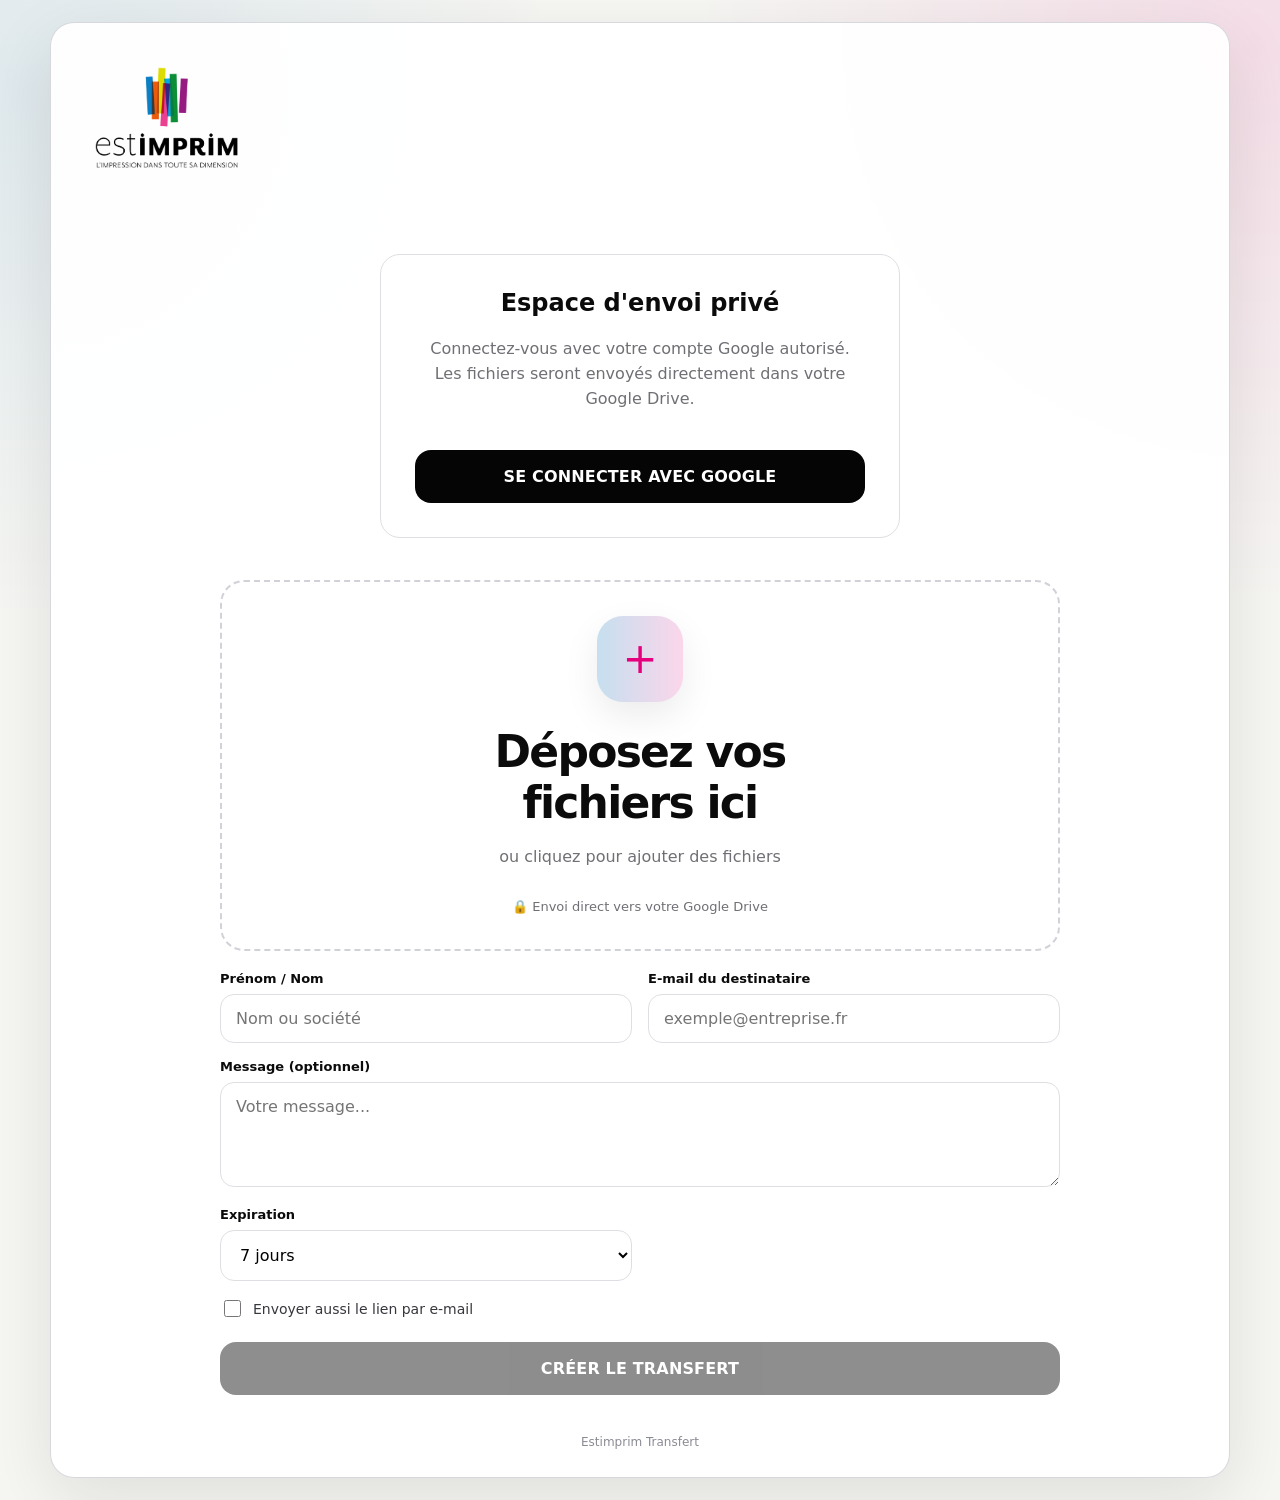
<file: index.html>
<!doctype html>
<html lang="fr">
<head>
  <meta charset="utf-8">
  <meta name="viewport" content="width=device-width, initial-scale=1">
  <meta name="robots" content="noindex,nofollow">
  <title>EstimTransfert — Envoyer</title>
  <link rel="stylesheet" href="assets/css/style.css">
  <script src="https://accounts.google.com/gsi/client" async defer></script>
</head>
<body>
  <div class="shell">
    <main class="app-card">
      <img src="assets/img/logo-estimprim.png" alt="Estimprim" width="135" height="100" class="logo">
      <header class="topbar">
<div class="top-actions">
        <button id="signOutBtn" class="ghost-btn" hidden>Déconnexion</button>
        </div>
      </header>

      <section id="authBox" class="auth-box">
        <h2>Espace d'envoi privé</h2>
        <p>Connectez-vous avec votre compte Google autorisé. Les fichiers seront envoyés directement dans votre Google Drive.</p>
        <button id="signInBtn" class="primary-btn">SE CONNECTER AVEC GOOGLE</button>
        <div id="authAlert" class="alert"></div>
      </section>

      <section id="senderApp" class="hero" hidden>
        <div class="transfer-panel">
          <div id="formArea">
            <div id="dropzone" class="dropzone" tabindex="0" role="button" aria-label="Ajouter des fichiers">
              <div class="drop-center">
                <div class="plus-orbit">+</div>
                <h1>Déposez vos fichiers ici</h1>
                <p>ou cliquez pour ajouter des fichiers</p>
                <div class="security-note">🔒 Envoi direct vers votre Google Drive</div>
              </div>
            </div>
            <input id="fileInput" class="file-input" type="file" multiple>

            <div id="fileList" class="file-list" hidden></div>

            <div class="form-grid">
              <div class="field">
                <label for="recipientName">Prénom / Nom</label>
                <input id="recipientName" type="text" placeholder="Nom ou société">
              </div>
              <div class="field">
                <label for="recipientEmail">E-mail du destinataire</label>
                <input id="recipientEmail" type="email" placeholder="exemple@entreprise.fr">
              </div>
              <div class="field full">
                <label for="message">Message (optionnel)</label>
                <textarea id="message" placeholder="Votre message..."></textarea>
              </div>
              <div class="field">
                <label for="expiryDays">Expiration</label>
                <select id="expiryDays">
                  <option value="1">1 jour</option>
                  <option value="7" selected>7 jours</option>
                  <option value="15">15 jours</option>
                  <option value="30">30 jours</option>
                </select>
              </div>
            </div>

            <div class="options-row">
              <label class="checkbox">
                <input id="emailClient" type="checkbox">
                Envoyer aussi le lien par e-mail
              </label>
            </div>

            <div id="statusBox" class="status-box">
              <div class="status-title" id="statusTitle">Préparation du transfert…</div>
              <div class="progress-track"><div id="progressFill" class="progress-fill"></div></div>
              <div id="statusDetail" class="status-detail"></div>
            </div>

            <div id="senderAlert" class="alert"></div>
            <button id="createBtn" class="primary-btn" disabled>CRÉER LE TRANSFERT</button>
          </div>

          <div id="resultBox" class="result-box">
            <div class="result-check">✓</div>
            <h2>Transfert créé</h2>
            <p>Le lien est prêt à être envoyé à votre client.</p>
            <div class="link-wrap">
              <input id="generatedLink" type="text" readonly>
              <button id="copyBtn" class="copy-btn">COPIER</button>
            </div>
            <div id="copyMsg" class="copy-msg"></div>
            <div class="result-actions">
              <button id="newTransferBtn" class="secondary-btn">Nouveau transfert</button>
              <button id="openLinkBtn" class="secondary-btn">Ouvrir la page client</button>
            </div>
          </div>
        </div>
      </section>

      <footer class="footer">Estimprim Transfert</footer>
    </main>
  </div>

  <iframe id="backendFrame" name="backendFrame" style="display:none"></iframe>
  <form id="backendForm" method="post" target="backendFrame" style="display:none">
    <input type="hidden" name="payload" id="backendPayload">
  </form>

  <script src="assets/js/config.js"></script>
  <script src="assets/js/admin.js"></script>
</body>
</html>
</file>
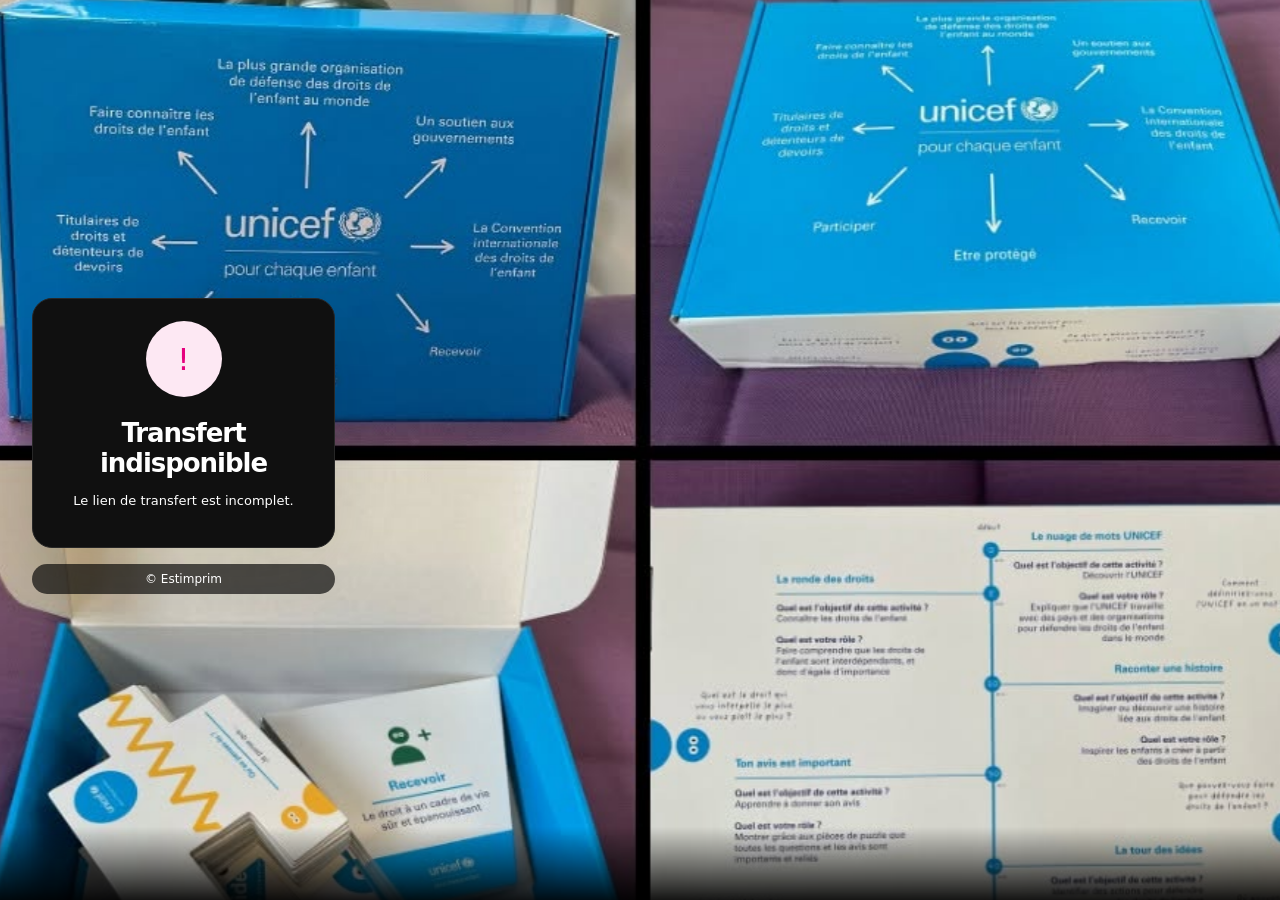
<file: transfer/index.html>
<!doctype html>
<html lang="fr">
<head>
  <meta charset="utf-8">
  <meta name="viewport" content="width=device-width, initial-scale=1">
  <meta name="robots" content="noindex,nofollow">
  <title>EstimTransfert — Téléchargement</title>
  <link rel="stylesheet" href="../assets/css/style.css">
  <link rel="stylesheet" href="../assets/css/transfer-design.css">
</head>
<body class="client-download-body">
  <main class="download-shell client-download-shell">
    <section class="download-page client-download-page">


      <div class="client-download-grid">

        <div class="download-card client-download-card">
          <div id="loading" class="loading">Chargement du transfert…</div>

        <div id="transferContent" hidden>
        <div class="download-logo-orbit">
  <img
    src="../assets/img/logo-estimprim.png"
    alt="Estimprim"
    class="download-logo-orbit-img"
  >

  <span class="download-logo-arrow">↓</span>
</div>
            <h1>Un transfert pour vous</h1>
            <p id="senderText">Estimprim vous a envoyé des fichiers.</p>
            <div id="summary" class="transfer-summary"></div>
            <div id="messageBox" class="message-box" hidden></div>
            <div id="clientFileList" class="client-file-list"></div>
            <button id="downloadAllBtn" class="primary-btn">TÉLÉCHARGER LES FICHIERS</button>
            <div id="expiryNote" class="expiry-note"></div>
          </div>

          <div id="transferError" hidden>
            <div class="download-orbit">!</div>
            <h1>Transfert indisponible</h1>
            <p id="transferErrorText">Ce lien n'est plus disponible.</p>
          </div>
        </div>

        <aside class="client-slideshow" aria-label="Galerie Estimprim">
          <div id="clientSlideshowPhoto" class="client-slideshow-photo" aria-hidden="true"></div>

          <div id="clientSlideshowPlaceholder" class="client-slideshow-placeholder">
            <div>
              <strong>ESTIMPRIM</strong>
              <span>Galerie photos</span>
              <small>Chargement des photos…</small>
            </div>
          </div>

          <div class="client-slideshow-caption">
            <strong></strong>
            <span></span>
          </div>
        </aside>

      </div>

      <footer class="footer">© Estimprim</footer>
    </section>
  </main>

  <!-- Le diaporama est volontairement indépendant de transfer.js -->
  <script>
    (function () {
      const PHOTOS = [ 
        '1756732476811.jpeg',
        '1762945013750.jpeg',
        '473174644_1117451139759220_3743156846620643893_n.jpg',
        '476886992_9818853528151798_7740103691228781286_n.jpg',
        '482359928_1183613547101330_5835285409625085282_n.jpg',
        '486616311_1197701002359251_7907232365323934613_n.jpg',
        '486955637_1197117682417583_7578840066891000458_n.jpg',
        '487320947_1200779785384706_6430073320876924404_n.jpg',
        '487827807_1198607225601962_7083852209065370242_n.jpg',
        '489817902_1209515494511135_6960883644503999787_n.jpg',
        '490284490_1210058121123539_7212564635273295740_n.jpg',
        '490346411_1212117794250905_3942573189948830419_n.jpg',
        '493153602_1227443599384991_3476029885905123400_n.jpg',
        '495211068_1236273925168625_7401350350301709400_n.jpg',
        'IMG_7500.jpeg',
        'IMG_7501.jpeg',
        'IMG_7507.jpeg',
        'IMG_7509.jpeg',
        'IMG_7510.jpeg',
        'IMG_7512.jpeg',
        'IMG_7513.jpeg',
        'IMG_7515.jpeg',
        'IMG_7516.jpeg',
        'IMG_7517.jpeg',
        'IMG_7519.jpeg',
        'IMG_7520.jpeg',
        'IMG_7522.jpeg',
        'IMG_7524.jpeg',
        'IMG_7526.jpeg',
        'IMG_7527.jpeg',
        'IMG_7528.jpeg',
        'IMG_7530.jpeg',
        'IMG_7531.jpeg',
        'IMG_7533.jpeg',
        'IMG_7535.jpeg',
        'IMG_1.jpg',
        '01-papier-1920x1080.png',
        '02-glacier-1920x1080.png',
        '03-ocean-1920x1080.png',
        '04-herbes-1920x1080.png',
        '05-glace-1920x1080.png',
        '06-foret-mousse-1920x1080.png',
        '07-foret-montagne-1920x1080.png',
      ];

      const photoLayer = document.getElementById('clientSlideshowPhoto');
      const placeholder = document.getElementById('clientSlideshowPlaceholder');

      if (!photoLayer || !placeholder || !PHOTOS.length) return;

      // Mélange aléatoire à chaque ouverture de la page.
      const photos = PHOTOS.slice();
      for (let i = photos.length - 1; i > 0; i--) {
        const j = Math.floor(Math.random() * (i + 1));
        const tmp = photos[i];
        photos[i] = photos[j];
        photos[j] = tmp;
      }

      // Construit le chemin à partir de l'URL réelle de la page GitHub Pages.
      // Cela conserve automatiquement le nom du dépôt dans l'URL.
      const slideshowBase = new URL('../assets/img/slideshow/', window.location.href);

      let index = 0;
      let failedCount = 0;
      let timer = null;

      function scheduleNext() {
        window.clearTimeout(timer);
        timer = window.setTimeout(showNext, 5200);
      }

      function showNext() {
        if (!photos.length) return;

        const fileName = photos[index];
        index = (index + 1) % photos.length;

        const url = new URL(fileName, slideshowBase).href;
        const preloader = new Image();

        preloader.onload = function () {
          failedCount = 0;

          photoLayer.classList.remove('is-visible');

          window.setTimeout(function () {
            photoLayer.style.backgroundImage = 'url("' + url.replace(/"/g, '%22') + '")';
            placeholder.style.display = 'none';

            window.requestAnimationFrame(function () {
              photoLayer.classList.add('is-visible');
            });

            scheduleNext();
          }, 220);
        };

        preloader.onerror = function () {
          console.warn('EstimTransfert : photo introuvable', url);
          failedCount += 1;

          if (failedCount < photos.length) {
            window.setTimeout(showNext, 100);
          } else {
            placeholder.style.display = 'flex';
            const small = placeholder.querySelector('small');
            if (small) small.textContent = 'Aucune photo accessible dans assets/img/slideshow/';
          }
        };

        preloader.src = url;
      }

      showNext();
    })();
  </script>

  <script src="../assets/js/config.js"></script>
  <script src="../assets/js/transfer.js"></script>
</body>
</html>
</file>
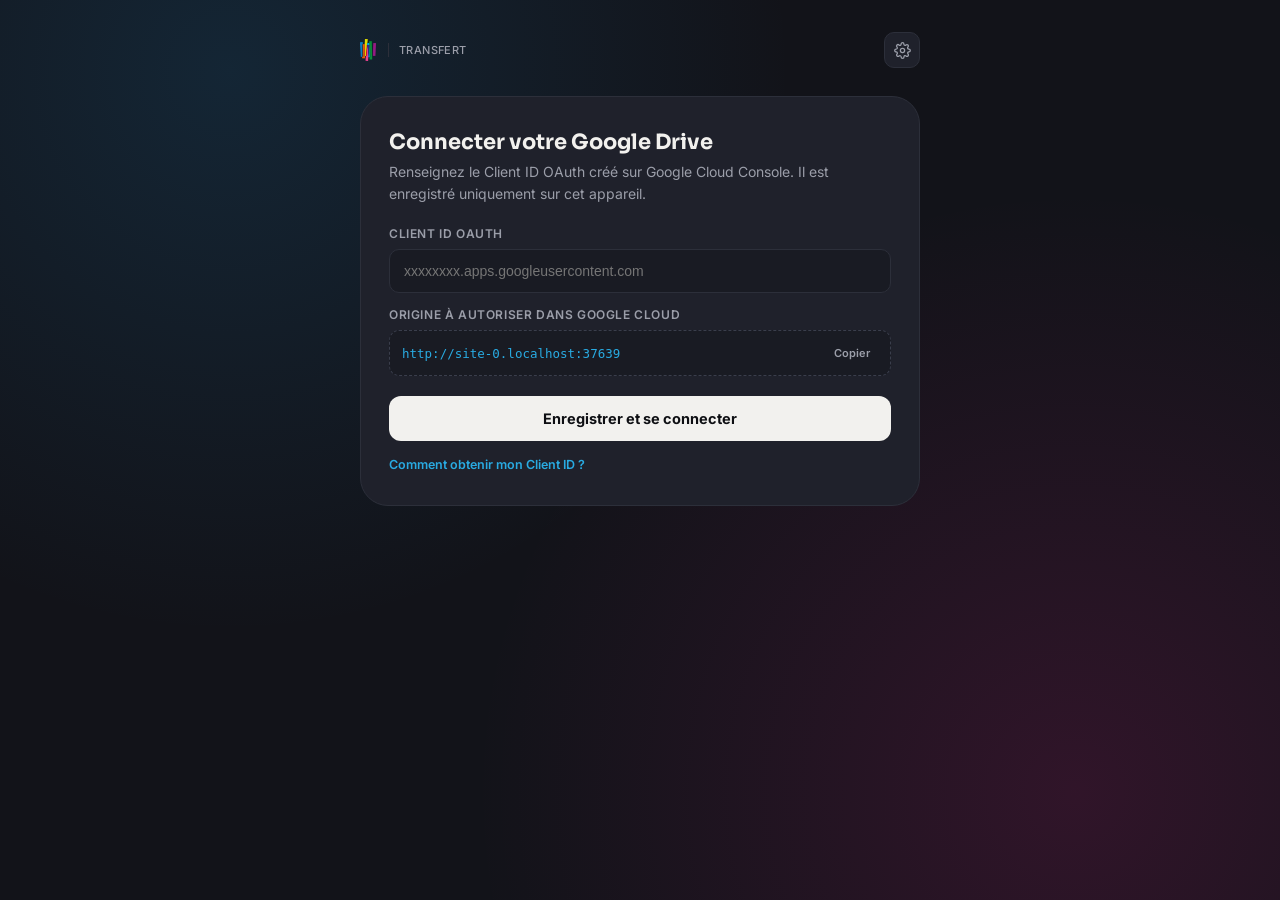
<file: estimprim-transfert.html>
<!DOCTYPE html>
<html lang="fr">
<head>
<meta charset="UTF-8">
<meta name="viewport" content="width=device-width, initial-scale=1.0">
<title>Transfert ESTIMPRIM</title>
<link rel="preconnect" href="https://fonts.googleapis.com">
<link href="https://fonts.googleapis.com/css2?family=Sora:wght@400;600;700;800&family=Inter:wght@400;500;600&display=swap" rel="stylesheet">
<script src="https://accounts.google.com/gsi/client" async defer></script>
<style>
  :root{
    --bg: #121319;
    --bg-soft: #191b23;
    --panel: #1f212b;
    --line: #2c2f3a;
    --text: #f2f1ee;
    --text-dim: #9b9ea9;
    --ink-blue: #1e88c7;
    --ink-orange: #e8720c;
    --ink-yellow: #e8d400;
    --ink-navy: #2b2e7a;
    --ink-green: #1e8449;
    --ink-cyan: #29abe2;
    --ink-pink: #e91e8c;
    --ink-purple: #8e1f8e;
    --radius-lg: 28px;
    --radius-md: 16px;
  }

  *{ box-sizing:border-box; }

  html,body{
    margin:0;
    min-height:100%;
    background:
      radial-gradient(circle at 18% 8%, rgba(30,136,199,0.16), transparent 42%),
      radial-gradient(circle at 84% 88%, rgba(233,30,140,0.14), transparent 45%),
      var(--bg);
    color:var(--text);
    font-family:'Inter', -apple-system, sans-serif;
    -webkit-font-smoothing:antialiased;
  }

  h1,h2,h3,.display{ font-family:'Sora', sans-serif; }

  button{ font-family:inherit; }

  ::selection{ background:var(--ink-cyan); color:#0b0b0f; }

  :focus-visible{
    outline:2px solid var(--ink-cyan);
    outline-offset:3px;
    border-radius:6px;
  }

  .wrap{
    min-height:100vh;
    display:flex;
    flex-direction:column;
    align-items:center;
    padding:32px 20px 60px;
  }

  .topbar{
    width:100%;
    max-width:560px;
    display:flex;
    align-items:center;
    justify-content:space-between;
    margin-bottom:28px;
  }

  .brand{
    display:flex;
    align-items:center;
    gap:10px;
    font-family:'Sora', sans-serif;
    font-weight:700;
    font-size:15px;
    letter-spacing:0.02em;
    color:var(--text);
  }
  .brand img{ height:22px; width:auto; display:block; }
  .brand .tag{
    font-family:'Inter', sans-serif;
    font-weight:500;
    font-size:11px;
    color:var(--text-dim);
    letter-spacing:0.04em;
    text-transform:uppercase;
    border-left:1px solid var(--line);
    padding-left:10px;
    margin-left:2px;
  }

  .iconbtn{
    background:var(--panel);
    border:1px solid var(--line);
    color:var(--text-dim);
    width:36px;
    height:36px;
    border-radius:10px;
    display:flex;
    align-items:center;
    justify-content:center;
    cursor:pointer;
    transition:border-color .15s, color .15s;
  }
  .iconbtn:hover{ color:var(--text); border-color:#454957; }
  .iconbtn svg{ width:17px; height:17px; }

  .screen{
    width:100%;
    max-width:560px;
    display:none;
    flex-direction:column;
    align-items:center;
    animation:rise .45s ease both;
  }
  .screen.active{ display:flex; }

  @keyframes rise{
    from{ opacity:0; transform:translateY(10px); }
    to{ opacity:1; transform:translateY(0); }
  }

  /* ---------- Setup screen ---------- */
  .setup-card{
    width:100%;
    background:var(--panel);
    border:1px solid var(--line);
    border-radius:var(--radius-lg);
    padding:32px 28px;
  }
  .setup-card h1{
    font-size:21px;
    margin:0 0 6px;
    font-weight:700;
  }
  .setup-card p{
    color:var(--text-dim);
    font-size:14px;
    line-height:1.55;
    margin:0 0 22px;
  }
  .field-label{
    display:block;
    font-size:12px;
    font-weight:600;
    color:var(--text-dim);
    text-transform:uppercase;
    letter-spacing:0.05em;
    margin-bottom:8px;
  }
  .field-input{
    width:100%;
    background:var(--bg-soft);
    border:1px solid var(--line);
    color:var(--text);
    font-size:14px;
    padding:13px 14px;
    border-radius:10px;
    margin-bottom:14px;
  }
  .origin-box{
    display:flex;
    align-items:center;
    gap:8px;
    background:var(--bg-soft);
    border:1px dashed #3a3e4c;
    border-radius:10px;
    padding:11px 12px;
    margin-bottom:20px;
  }
  .origin-box code{
    flex:1;
    font-size:12.5px;
    color:var(--ink-cyan);
    overflow-x:auto;
    white-space:nowrap;
  }
  .origin-box button{
    background:none;
    border:none;
    color:var(--text-dim);
    cursor:pointer;
    font-size:11px;
    font-weight:600;
    padding:4px 8px;
  }
  .origin-box button:hover{ color:var(--text); }

  .btn-primary{
    width:100%;
    background:var(--text);
    color:#0e0f13;
    border:none;
    padding:14px 18px;
    border-radius:12px;
    font-size:14.5px;
    font-weight:700;
    cursor:pointer;
    transition:opacity .15s, transform .15s;
  }
  .btn-primary:hover{ opacity:.88; }
  .btn-primary:active{ transform:scale(0.98); }
  .btn-primary:disabled{ opacity:.4; cursor:not-allowed; }

  .helper-toggle{
    background:none;
    border:none;
    color:var(--ink-cyan);
    font-size:12.5px;
    font-weight:600;
    cursor:pointer;
    padding:0;
    margin-top:16px;
  }

  .steps{
    margin-top:16px;
    padding-top:16px;
    border-top:1px solid var(--line);
    display:none;
  }
  .steps.open{ display:block; }
  .steps ol{ margin:0; padding-left:18px; }
  .steps li{
    font-size:13px;
    color:var(--text-dim);
    line-height:1.6;
    margin-bottom:10px;
  }
  .steps li b{ color:var(--text); }
  .steps a{ color:var(--ink-cyan); }

  /* ---------- App screen ---------- */
  .app-top{
    width:100%;
    display:flex;
    justify-content:flex-end;
    margin-bottom:6px;
  }
  .account-chip{
    font-size:12px;
    color:var(--text-dim);
    display:flex;
    align-items:center;
    gap:8px;
  }
  .account-chip button{
    background:none;
    border:none;
    color:#6d707c;
    text-decoration:underline;
    cursor:pointer;
    font-size:12px;
  }
  .account-chip button:hover{ color:var(--text); }

  .stage{
    display:flex;
    flex-direction:column;
    align-items:center;
    width:100%;
    padding:26px 0 8px;
  }

  .ring-wrap{
    --progress: 0;
    position:relative;
    width:228px;
    height:228px;
    margin-bottom:26px;
  }

  .ring-track, .ring-fill{
    position:absolute;
    inset:0;
    border-radius:50%;
    background: conic-gradient(from -90deg,
      var(--ink-blue) 0deg, var(--ink-orange) 45deg, var(--ink-yellow) 90deg,
      var(--ink-navy) 135deg, var(--ink-green) 180deg, var(--ink-cyan) 225deg,
      var(--ink-pink) 270deg, var(--ink-purple) 315deg, var(--ink-blue) 360deg);
  }
  .ring-track{ opacity:0.13; }
  .ring-fill{
    -webkit-mask-image: conic-gradient(from -90deg, #000 calc(var(--progress) * 3.6deg), transparent calc(var(--progress) * 3.6deg));
            mask-image: conic-gradient(from -90deg, #000 calc(var(--progress) * 3.6deg), transparent calc(var(--progress) * 3.6deg));
    transition: --progress .25s linear;
  }
  @property --progress{
    syntax: '<number>';
    inherits: true;
    initial-value: 0;
  }

  .drop-circle{
    position:absolute;
    inset:14px;
    border-radius:50%;
    background:#ffffff;
    display:flex;
    flex-direction:column;
    align-items:center;
    justify-content:center;
    cursor:pointer;
    box-shadow: 0 10px 34px rgba(0,0,0,0.35), inset 0 0 0 1px rgba(0,0,0,0.04);
    transition: transform .18s ease;
  }
  .drop-circle:hover{ transform:scale(1.015); }
  .drop-circle.dragover{ transform:scale(1.04); }
  .drop-circle img{
    width:58%;
    max-width:120px;
    height:auto;
    display:block;
    pointer-events:none;
  }
  .drop-hint{
    margin-top:10px;
    font-size:10.5px;
    font-weight:600;
    letter-spacing:0.04em;
    text-transform:uppercase;
    color:#9a9a9a;
    pointer-events:none;
  }

  .pct-badge{
    position:absolute;
    bottom:8px;
    right:8px;
    background:var(--bg);
    border:3px solid var(--panel);
    color:var(--text);
    font-family:'Sora', sans-serif;
    font-weight:700;
    font-size:13px;
    width:46px;
    height:46px;
    border-radius:50%;
    display:none;
    align-items:center;
    justify-content:center;
  }
  .stage.uploading .pct-badge{ display:flex; }

  .check-badge{
    position:absolute;
    bottom:8px;
    right:8px;
    background:var(--ink-green);
    border:3px solid var(--panel);
    width:46px;
    height:46px;
    border-radius:50%;
    display:none;
    align-items:center;
    justify-content:center;
  }
  .check-badge svg{ width:20px; height:20px; }
  .stage.done .check-badge{ display:flex; }

  input[type=file]{ display:none; }

  .stage-title{
    font-size:19px;
    font-weight:700;
    margin:0 0 6px;
    text-align:center;
  }
  .stage-sub{
    font-size:13.5px;
    color:var(--text-dim);
    text-align:center;
    margin:0 0 4px;
    max-width:380px;
    line-height:1.5;
  }

  .filelist{
    width:100%;
    margin-top:18px;
    display:flex;
    flex-direction:column;
    gap:6px;
  }
  .filelist .row{
    display:flex;
    align-items:center;
    justify-content:space-between;
    background:var(--panel);
    border:1px solid var(--line);
    border-radius:10px;
    padding:9px 13px;
    font-size:12.5px;
  }
  .filelist .row .name{
    color:var(--text);
    overflow:hidden;
    text-overflow:ellipsis;
    white-space:nowrap;
    max-width:70%;
  }
  .filelist .row .size{ color:var(--text-dim); }
  .filelist .row .status{ color:var(--ink-cyan); font-weight:600; font-size:11px; }
  .filelist .row.ok .status{ color:var(--ink-green); }

  /* result */
  .result-card{
    width:100%;
    background:var(--panel);
    border:1px solid var(--line);
    border-radius:var(--radius-lg);
    padding:22px;
    margin-top:22px;
  }
  .link-row{
    display:flex;
    gap:8px;
    margin-top:14px;
  }
  .link-row input{
    flex:1;
    background:var(--bg-soft);
    border:1px solid var(--line);
    color:var(--text);
    font-size:12.5px;
    padding:11px 12px;
    border-radius:10px;
  }
  .link-row button{
    background:var(--text);
    color:#0e0f13;
    border:none;
    padding:0 18px;
    border-radius:10px;
    font-weight:700;
    font-size:12.5px;
    cursor:pointer;
    white-space:nowrap;
  }
  .link-row button:hover{ opacity:.88; }

  .again-btn{
    margin-top:18px;
    width:100%;
    background:none;
    border:1px solid var(--line);
    color:var(--text);
    padding:13px;
    border-radius:12px;
    font-size:13.5px;
    font-weight:600;
    cursor:pointer;
  }
  .again-btn:hover{ border-color:#454957; }

  /* history */
  .history{
    width:100%;
    margin-top:30px;
  }
  .history h3{
    font-size:11px;
    text-transform:uppercase;
    letter-spacing:0.06em;
    color:var(--text-dim);
    font-weight:600;
    margin:0 0 10px;
  }
  .history .row{
    display:flex;
    align-items:center;
    justify-content:space-between;
    padding:10px 0;
    border-top:1px solid var(--line);
    font-size:12.5px;
    gap:10px;
  }
  .history .row .meta{ color:var(--text-dim); font-size:11px; }
  .history .row a{
    color:var(--ink-cyan);
    text-decoration:none;
    font-weight:600;
    font-size:12px;
    flex-shrink:0;
  }
  .history .row a:hover{ text-decoration:underline; }
  .history .row .hname{
    overflow:hidden;
    text-overflow:ellipsis;
    white-space:nowrap;
  }

  .status-line{
    display:flex;
    align-items:center;
    gap:8px;
    font-size:12.5px;
    color:var(--text-dim);
    margin-top:14px;
  }
  .status-line .dot{
    width:6px; height:6px; border-radius:50%;
    background:var(--ink-orange);
    animation:pulse 1.1s ease-in-out infinite;
  }
  @keyframes pulse{ 0%,100%{opacity:.3;} 50%{opacity:1;} }

  .error-box{
    width:100%;
    background:rgba(233,30,140,0.08);
    border:1px solid rgba(233,30,140,0.35);
    color:#ff9fce;
    font-size:12.5px;
    padding:12px 14px;
    border-radius:10px;
    margin-top:14px;
    line-height:1.5;
    display:none;
  }
  .error-box.show{ display:block; }

  @media (max-width: 420px){
    .ring-wrap{ width:190px; height:190px; }
  }

  @media (prefers-reduced-motion: reduce){
    *{ animation-duration:0.001ms !important; transition-duration:0.001ms !important; }
  }
</style>
</head>
<body>

<div class="wrap">

  <div class="topbar">
    <div class="brand">
      <img src="[data-uri]" alt="estIMPRIM">
      <span class="tag">Transfert</span>
    </div>
    <button class="iconbtn" id="settingsBtn" title="Réglages" aria-label="Réglages">
      <svg viewBox="0 0 24 24" fill="none" stroke="currentColor" stroke-width="1.8"><circle cx="12" cy="12" r="3"/><path d="M19.4 15a1.65 1.65 0 0 0 .33 1.82l.06.06a2 2 0 1 1-2.83 2.83l-.06-.06a1.65 1.65 0 0 0-1.82-.33 1.65 1.65 0 0 0-1 1.51V21a2 2 0 0 1-4 0v-.09A1.65 1.65 0 0 0 9 19.4a1.65 1.65 0 0 0-1.82.33l-.06.06a2 2 0 1 1-2.83-2.83l.06-.06a1.65 1.65 0 0 0 .33-1.82 1.65 1.65 0 0 0-1.51-1H3a2 2 0 0 1 0-4h.09A1.65 1.65 0 0 0 4.6 9a1.65 1.65 0 0 0-.33-1.82l-.06-.06a2 2 0 1 1 2.83-2.83l.06.06a1.65 1.65 0 0 0 1.82.33H9a1.65 1.65 0 0 0 1-1.51V3a2 2 0 0 1 4 0v.09a1.65 1.65 0 0 0 1 1.51 1.65 1.65 0 0 0 1.82-.33l.06-.06a2 2 0 1 1 2.83 2.83l-.06.06a1.65 1.65 0 0 0-.33 1.82V9a1.65 1.65 0 0 0 1.51 1H21a2 2 0 0 1 0 4h-.09a1.65 1.65 0 0 0-1.51 1z"/></svg>
    </button>
  </div>

  <!-- SETUP SCREEN -->
  <div class="screen" id="setupScreen">
    <div class="setup-card">
      <h1>Connecter votre Google Drive</h1>
      <p>Renseignez le Client ID OAuth créé sur Google Cloud Console. Il est enregistré uniquement sur cet appareil.</p>

      <label class="field-label" for="clientIdInput">Client ID OAuth</label>
      <input class="field-input" id="clientIdInput" type="text" placeholder="xxxxxxxx.apps.googleusercontent.com" autocomplete="off" spellcheck="false">

      <label class="field-label">Origine à autoriser dans Google Cloud</label>
      <div class="origin-box">
        <code id="originCode">—</code>
        <button id="copyOrigin" type="button">Copier</button>
      </div>

      <button class="btn-primary" id="saveClientId">Enregistrer et se connecter</button>
      <div class="error-box" id="setupError"></div>

      <button class="helper-toggle" id="toggleSteps">Comment obtenir mon Client ID ?</button>
      <div class="steps" id="stepsBox">
        <ol>
          <li><b>Créer un projet</b> — sur <a href="https://console.cloud.google.com" target="_blank" rel="noopener">console.cloud.google.com</a>, nouveau projet.</li>
          <li><b>Activer l'API</b> — API et services → Bibliothèque → « Google Drive API » → Activer.</li>
          <li><b>Écran de consentement OAuth</b> — Externe, votre nom et email, ajoutez votre adresse en utilisateur test.</li>
          <li><b>Identifiants</b> — Créer des identifiants → ID client OAuth → Application Web → collez l'origine ci-dessus dans « Origines JavaScript autorisées ».</li>
          <li><b>Copier le Client ID</b> obtenu et le coller ci-dessus.</li>
        </ol>
      </div>
    </div>
  </div>

  <!-- APP SCREEN -->
  <div class="screen" id="appScreen">
    <div class="app-top">
      <div class="account-chip">
        <span id="accountEmail">Connecté</span>
        <button id="disconnectBtn" type="button">changer de compte</button>
      </div>
    </div>

    <div class="stage" id="stage">
      <div class="ring-wrap" id="ringWrap">
        <div class="ring-track"></div>
        <div class="ring-fill" id="ringFill"></div>
        <div class="drop-circle" id="dropCircle" tabindex="0" role="button" aria-label="Déposer ou choisir des fichiers à transférer">
          <img src="[data-uri]" alt="">
          <div class="drop-hint" id="dropHint">Déposer des fichiers</div>
        </div>
        <div class="pct-badge" id="pctBadge">0%</div>
        <div class="check-badge" id="checkBadge">
          <svg viewBox="0 0 24 24" fill="none" stroke="white" stroke-width="3" stroke-linecap="round" stroke-linejoin="round"><polyline points="20 6 9 17 4 12"/></svg>
        </div>
      </div>
      <input type="file" id="fileInput" multiple>

      <h1 class="stage-title" id="stageTitle">Envoyer des fichiers</h1>
      <p class="stage-sub" id="stageSub">Glissez vos fichiers sur le cercle, ou cliquez pour les choisir. Ils partent directement sur votre Drive.</p>

      <div class="status-line" id="statusLine" style="display:none;">
        <span class="dot"></span><span id="statusText">Préparation du dossier de transfert…</span>
      </div>

      <div class="filelist" id="fileList"></div>
      <div class="error-box" id="appError"></div>

      <div class="result-card" id="resultCard" style="display:none;">
        <div class="field-label">Lien à partager</div>
        <div class="link-row">
          <input type="text" id="resultLink" readonly>
          <button id="copyLink" type="button">Copier</button>
        </div>
      </div>

      <button class="again-btn" id="againBtn" style="display:none;">Nouveau transfert</button>
    </div>

    <div class="history" id="history" style="display:none;">
      <h3>Transferts récents</h3>
      <div id="historyList"></div>
    </div>
  </div>

</div>

<script>
(function(){
  "use strict";

  const SCOPE = "https://www.googleapis.com/auth/drive.file";
  const STORAGE_KEY_CLIENT = "estimprim-client-id";
  const STORAGE_KEY_ROOT_FOLDER = "estimprim-root-folder-id";
  const HISTORY_PREFIX = "estimprim-transfer:";

  let clientId = null;
  let tokenClient = null;
  let accessToken = null;
  let rootFolderId = null;
  let currentFiles = [];

  const el = (id) => document.getElementById(id);

  const setupScreen = el("setupScreen");
  const appScreen = el("appScreen");
  const clientIdInput = el("clientIdInput");
  const originCode = el("originCode");
  const setupError = el("setupError");
  const stage = el("stage");
  const dropCircle = el("dropCircle");
  const fileInput = el("fileInput");
  const ringFill = el("ringFill");
  const pctBadge = el("pctBadge");
  const checkBadge = el("checkBadge");
  const stageTitle = el("stageTitle");
  const stageSub = el("stageSub");
  const statusLine = el("statusLine");
  const statusText = el("statusText");
  const fileListEl = el("fileList");
  const appError = el("appError");
  const resultCard = el("resultCard");
  const resultLink = el("resultLink");
  const againBtn = el("againBtn");
  const historyBox = el("history");
  const historyList = el("historyList");
  const accountEmail = el("accountEmail");

  originCode.textContent = window.location.origin;

  el("copyOrigin").addEventListener("click", () => {
    navigator.clipboard.writeText(window.location.origin).catch(()=>{});
    el("copyOrigin").textContent = "Copié";
    setTimeout(()=> el("copyOrigin").textContent = "Copier", 1400);
  });

  el("toggleSteps").addEventListener("click", () => {
    el("stepsBox").classList.toggle("open");
  });

  el("settingsBtn").addEventListener("click", () => {
    showSetup(true);
  });

  function showSetup(prefill){
    appScreen.classList.remove("active");
    setupScreen.classList.add("active");
    if (prefill && clientId) clientIdInput.value = clientId;
  }

  function showApp(){
    setupScreen.classList.remove("active");
    appScreen.classList.add("active");
  }

  function showSetupError(msg){
    setupError.textContent = msg;
    setupError.classList.add("show");
  }
  function showAppError(msg){
    appError.textContent = msg;
    appError.classList.add("show");
  }
  function clearAppError(){
    appError.classList.remove("show");
    appError.textContent = "";
  }

  // ---------- storage helpers ----------
  async function loadClientId(){
    try{
      const res = await window.storage.get(STORAGE_KEY_CLIENT, false);
      return res ? res.value : null;
    }catch(e){ return null; }
  }
  async function saveClientId(id){
    try{ await window.storage.set(STORAGE_KEY_CLIENT, id, false); }catch(e){}
  }
  async function loadRootFolderId(){
    try{
      const res = await window.storage.get(STORAGE_KEY_ROOT_FOLDER, false);
      return res ? res.value : null;
    }catch(e){ return null; }
  }
  async function saveRootFolderId(id){
    try{ await window.storage.set(STORAGE_KEY_ROOT_FOLDER, id, false); }catch(e){}
  }
  async function saveHistoryEntry(entry){
    try{
      const key = HISTORY_PREFIX + Date.now();
      await window.storage.set(key, JSON.stringify(entry), false);
    }catch(e){}
  }
  async function loadHistory(){
    try{
      const res = await window.storage.list(HISTORY_PREFIX, false);
      if (!res || !res.keys || !res.keys.length) return [];
      const keys = res.keys.slice().sort().reverse().slice(0, 6);
      const items = [];
      for (const k of keys){
        try{
          const r = await window.storage.get(k, false);
          if (r) items.push(JSON.parse(r.value));
        }catch(e){}
      }
      return items;
    }catch(e){ return []; }
  }

  function renderHistory(items){
    if (!items.length){ historyBox.style.display = "none"; return; }
    historyBox.style.display = "block";
    historyList.innerHTML = "";
    items.forEach(item => {
      const row = document.createElement("div");
      row.className = "row";
      row.innerHTML = `
        <div class="hname">
          <div>${escapeHtml(item.label || "Transfert")}</div>
          <div class="meta">${escapeHtml(item.date || "")} · ${item.count || 0} fichier(s)</div>
        </div>
        <a href="${escapeAttr(item.link)}" target="_blank" rel="noopener">Ouvrir</a>
      `;
      historyList.appendChild(row);
    });
  }

  function escapeHtml(s){
    return String(s).replace(/[&<>"']/g, c => ({"&":"&amp;","<":"&lt;",">":"&gt;",'"':"&quot;","'":"&#39;"}[c]));
  }
  function escapeAttr(s){ return escapeHtml(s); }

  // ---------- Google auth ----------
  function initTokenClient(){
    tokenClient = google.accounts.oauth2.initTokenClient({
      client_id: clientId,
      scope: SCOPE,
      callback: (resp) => {
        if (resp.error){
          showSetupError("Connexion refusée : " + resp.error);
          return;
        }
        accessToken = resp.access_token;
        showApp();
        accountEmail.textContent = "Connecté à Google Drive";
        boot();
      }
    });
  }

  el("saveClientId").addEventListener("click", async () => {
    const val = clientIdInput.value.trim();
    setupError.classList.remove("show");
    if (!val || !val.includes(".apps.googleusercontent.com")){
      showSetupError("Merci de coller un Client ID Google valide (se terminant par .apps.googleusercontent.com).");
      return;
    }
    clientId = val;
    await saveClientId(clientId);
    try{
      initTokenClient();
      tokenClient.requestAccessToken({ prompt: accessToken ? "" : "consent" });
    }catch(e){
      showSetupError("Impossible d'initialiser la connexion Google. Vérifiez le Client ID et l'origine autorisée.");
    }
  });

  el("disconnectBtn").addEventListener("click", () => {
    if (accessToken){
      try{ google.accounts.oauth2.revoke(accessToken, () => {}); }catch(e){}
    }
    accessToken = null;
    resetStage();
    showSetup(true);
  });

  // ---------- Drive API ----------
  async function driveFetch(url, options){
    options = options || {};
    options.headers = Object.assign({}, options.headers, {
      "Authorization": "Bearer " + accessToken
    });
    const res = await fetch(url, options);
    if (!res.ok){
      const text = await res.text().catch(()=> "");
      throw new Error("Erreur Drive (" + res.status + ") " + text.slice(0,180));
    }
    return res;
  }

  async function ensureRootFolder(){
    if (rootFolderId) return rootFolderId;
    const cached = await loadRootFolderId();
    if (cached){
      rootFolderId = cached;
      return rootFolderId;
    }
    const q = encodeURIComponent("name='Transferts ESTIMPRIM' and mimeType='application/vnd.google-apps.folder' and trashed=false");
    const searchRes = await driveFetch(`https://www.googleapis.com/drive/v3/files?q=${q}&fields=files(id,name)`);
    const searchJson = await searchRes.json();
    if (searchJson.files && searchJson.files.length){
      rootFolderId = searchJson.files[0].id;
    } else {
      const createRes = await driveFetch("https://www.googleapis.com/drive/v3/files", {
        method: "POST",
        headers: { "Content-Type": "application/json" },
        body: JSON.stringify({ name: "Transferts ESTIMPRIM", mimeType: "application/vnd.google-apps.folder" })
      });
      const createJson = await createRes.json();
      rootFolderId = createJson.id;
    }
    await saveRootFolderId(rootFolderId);
    return rootFolderId;
  }

  async function createTransferFolder(){
    const parent = await ensureRootFolder();
    const now = new Date();
    const label = now.toLocaleDateString("fr-FR", {day:"2-digit",month:"2-digit",year:"numeric"}) +
                  " " + now.toLocaleTimeString("fr-FR", {hour:"2-digit",minute:"2-digit"});
    const name = "Transfert " + label;
    const res = await driveFetch("https://www.googleapis.com/drive/v3/files", {
      method: "POST",
      headers: { "Content-Type": "application/json" },
      body: JSON.stringify({ name, mimeType: "application/vnd.google-apps.folder", parents: [parent] })
    });
    const json = await res.json();
    return { id: json.id, label };
  }

  function uploadFileWithProgress(file, folderId, onProgress){
    return new Promise((resolve, reject) => {
      const metadata = { name: file.name, parents: [folderId] };
      const boundary = "estimprim-" + Math.random().toString(36).slice(2);
      const delimiter = "\r\n--" + boundary + "\r\n";
      const closeDelim = "\r\n--" + boundary + "--";

      const reader = new FileReader();
      reader.onload = function(){
        const base64Data = btoa(
          new Uint8Array(reader.result).reduce((acc, byte) => acc + String.fromCharCode(byte), "")
        );
        const body =
          delimiter +
          "Content-Type: application/json; charset=UTF-8\r\n\r\n" +
          JSON.stringify(metadata) +
          delimiter +
          "Content-Type: " + (file.type || "application/octet-stream") + "\r\n" +
          "Content-Transfer-Encoding: base64\r\n\r\n" +
          base64Data +
          closeDelim;

        const xhr = new XMLHttpRequest();
        xhr.open("POST", "https://www.googleapis.com/upload/drive/v3/files?uploadType=multipart&fields=id,name");
        xhr.setRequestHeader("Authorization", "Bearer " + accessToken);
        xhr.setRequestHeader("Content-Type", "multipart/related; boundary=" + boundary);
        xhr.upload.onprogress = (e) => {
          if (e.lengthComputable) onProgress(e.loaded / e.total);
        };
        xhr.onload = () => {
          if (xhr.status >= 200 && xhr.status < 300){
            resolve(JSON.parse(xhr.responseText));
          } else {
            reject(new Error("Échec de l'envoi de " + file.name + " (" + xhr.status + ")"));
          }
        };
        xhr.onerror = () => reject(new Error("Erreur réseau pendant l'envoi de " + file.name));
        xhr.send(body);
      };
      reader.onerror = () => reject(new Error("Impossible de lire " + file.name));
      reader.readAsArrayBuffer(file);
    });
  }

  async function shareFolder(folderId){
    await driveFetch(`https://www.googleapis.com/drive/v3/files/${folderId}/permissions`, {
      method: "POST",
      headers: { "Content-Type": "application/json" },
      body: JSON.stringify({ role: "reader", type: "anyone" })
    });
    const res = await driveFetch(`https://www.googleapis.com/drive/v3/files/${folderId}?fields=webViewLink`);
    const json = await res.json();
    return json.webViewLink || `https://drive.google.com/drive/folders/${folderId}`;
  }

  // ---------- UI flow ----------
  function setProgress(pct){
    ringFill.style.setProperty("--progress", Math.max(0, Math.min(100, pct)));
    pctBadge.textContent = Math.round(pct) + "%";
  }

  function resetStage(){
    currentFiles = [];
    stage.classList.remove("uploading", "done");
    setProgress(0);
    stageTitle.textContent = "Envoyer des fichiers";
    stageSub.textContent = "Glissez vos fichiers sur le cercle, ou cliquez pour les choisir. Ils partent directement sur votre Drive.";
    statusLine.style.display = "none";
    fileListEl.innerHTML = "";
    resultCard.style.display = "none";
    againBtn.style.display = "none";
    clearAppError();
    fileInput.value = "";
  }

  async function handleFiles(fileArray){
    if (!fileArray.length) return;
    currentFiles = fileArray;
    clearAppError();
    stage.classList.add("uploading");
    stage.classList.remove("done");
    stageTitle.textContent = "Envoi en cours…";
    stageSub.textContent = fileArray.length + " fichier(s) en route vers votre Drive.";
    statusLine.style.display = "flex";
    statusText.textContent = "Préparation du dossier de transfert…";
    setProgress(0);

    fileListEl.innerHTML = "";
    const rows = fileArray.map(f => {
      const row = document.createElement("div");
      row.className = "row";
      row.innerHTML = `<span class="name">${escapeHtml(f.name)}</span><span class="status">en attente</span>`;
      fileListEl.appendChild(row);
      return row;
    });

    try{
      const folder = await createTransferFolder();
      statusText.textContent = "Envoi des fichiers…";

      let totalDone = 0;
      for (let i = 0; i < fileArray.length; i++){
        const file = fileArray[i];
        rows[i].querySelector(".status").textContent = "envoi…";
        await uploadFileWithProgress(file, folder.id, (frac) => {
          const overall = ((totalDone + frac) / fileArray.length) * 100;
          setProgress(overall);
        });
        totalDone += 1;
        rows[i].classList.add("ok");
        rows[i].querySelector(".status").textContent = "envoyé";
        setProgress((totalDone / fileArray.length) * 100);
      }

      statusText.textContent = "Génération du lien de partage…";
      const link = await shareFolder(folder.id);

      setProgress(100);
      stage.classList.remove("uploading");
      stage.classList.add("done");
      stageTitle.textContent = "Transfert prêt";
      stageSub.textContent = fileArray.length + " fichier(s) envoyé(s) sur votre Drive.";
      statusLine.style.display = "none";

      resultLink.value = link;
      resultCard.style.display = "block";
      againBtn.style.display = "block";

      await saveHistoryEntry({
        label: folder.label,
        date: new Date().toLocaleString("fr-FR"),
        count: fileArray.length,
        link
      });
      renderHistory(await loadHistory());

    }catch(err){
      stage.classList.remove("uploading");
      statusLine.style.display = "none";
      showAppError(err.message || "Une erreur est survenue pendant le transfert.");
      stageTitle.textContent = "Échec de l'envoi";
      stageSub.textContent = "Vérifiez votre connexion et réessayez.";
      againBtn.style.display = "block";
    }
  }

  el("copyLink").addEventListener("click", () => {
    resultLink.select();
    navigator.clipboard.writeText(resultLink.value).catch(()=>{});
    el("copyLink").textContent = "Copié";
    setTimeout(()=> el("copyLink").textContent = "Copier", 1400);
  });

  againBtn.addEventListener("click", resetStage);

  dropCircle.addEventListener("click", () => fileInput.click());
  dropCircle.addEventListener("keydown", (e) => {
    if (e.key === "Enter" || e.key === " "){ e.preventDefault(); fileInput.click(); }
  });
  fileInput.addEventListener("change", (e) => {
    handleFiles(Array.from(e.target.files));
  });

  ["dragenter","dragover"].forEach(evt => {
    dropCircle.addEventListener(evt, (e) => {
      e.preventDefault(); e.stopPropagation();
      dropCircle.classList.add("dragover");
    });
  });
  ["dragleave","drop"].forEach(evt => {
    dropCircle.addEventListener(evt, (e) => {
      e.preventDefault(); e.stopPropagation();
      dropCircle.classList.remove("dragover");
    });
  });
  dropCircle.addEventListener("drop", (e) => {
    const files = Array.from(e.dataTransfer.files || []);
    handleFiles(files);
  });

  async function boot(){
    renderHistory(await loadHistory());
  }

  // ---------- init ----------
  (async function init(){
    clientId = await loadClientId();
    if (clientIdInput) clientIdInput.value = clientId || "";
    if (!clientId){
      showSetup(false);
      return;
    }
    try{
      initTokenClient();
      showSetup(false);
      // attempt silent-ish connect (still requires a user gesture in most browsers,
      // so we show a connect state on the setup screen if not yet authorized)
      el("saveClientId").textContent = "Se connecter à Google Drive";
    }catch(e){
      showSetup(false);
    }
  })();

})();
</script>
</body>
</html>
</file>
<file: assets/css/style.css>
:root {
  --bg: #f6f6f3;
  --panel: rgba(255, 255, 255, 0.94);
  --ink: #0b0b0b;
  --muted: #6f7075;
  --line: #dedfe3;
  --soft: #f2f3f5;
  --accent: #e6007e;
  --accent-soft: #fde8f3;
  --success: #17884f;
  --danger: #c33232;
  --shadow: 0 22px 70px rgba(18, 20, 24, 0.10);
}

* { box-sizing: border-box; }
html, body { min-height: 100%; }
body {
  margin: 0;
  font-family: Inter, ui-sans-serif, system-ui, -apple-system, BlinkMacSystemFont, "Segoe UI", sans-serif;
  color: var(--ink);
  background:
    radial-gradient(circle at 2% 6%, rgba(26, 121, 187, .10), transparent 28%),
    radial-gradient(circle at 98% 3%, rgba(230, 0, 126, .10), transparent 29%),
    var(--bg);
}

button, input, textarea, select { font: inherit; }
button { -webkit-tap-highlight-color: transparent; }

a { color: inherit; }

.shell {
  width: min(1180px, calc(100% - 34px));
  margin: 22px auto;
}

.app-card {
  min-height: calc(100vh - 44px);
  background: var(--panel);
  border: 1px solid rgba(210, 212, 218, .9);
  border-radius: 24px;
  box-shadow: var(--shadow);
  padding: 28px;
  display: flex;
  flex-direction: column;
}

.topbar {
  display: flex;
  align-items: center;
  justify-content: space-between;
  gap: 18px;
}

.logo {
  width: 175px;
  height: auto;
  display: block;
}

.top-actions {
  display: flex;
  align-items: center;
  gap: 10px;
}

.ghost-btn,
.secondary-btn,
.icon-btn {
  border: 1px solid var(--line);
  background: #fff;
  color: var(--ink);
  border-radius: 14px;
  cursor: pointer;
  transition: .18s ease;
}

.ghost-btn,
.secondary-btn {
  padding: 12px 16px;
  font-weight: 700;
}

.ghost-btn:hover,
.secondary-btn:hover,
.icon-btn:hover { transform: translateY(-1px); border-color: #c3c5cb; }

.hero {
  flex: 1;
  display: grid;
  place-items: center;
  padding: 42px 0 22px;
}

.transfer-panel {
  width: min(840px, 100%);
}

.dropzone {
  min-height: 340px;
  border: 2px dashed #d0d2d8;
  border-radius: 24px;
  display: grid;
  place-items: center;
  text-align: center;
  padding: 34px;
  background: rgba(255,255,255,.65);
  cursor: pointer;
  transition: .22s ease;
}

.dropzone:hover,
.dropzone.dragover {
  border-color: var(--accent);
  background: #fff;
  transform: translateY(-1px);
}

.drop-center { max-width: 470px; }

.plus-orbit {
  width: 86px;
  height: 86px;
  margin: 0 auto 24px;
  display: grid;
  place-items: center;
  border-radius: 26px;
  background:
    linear-gradient(90deg, rgba(25,128,191,.25), rgba(230,0,126,.16)),
    #fff;
  box-shadow: 0 14px 36px rgba(0,0,0,.08);
  font-size: 42px;
  font-weight: 300;
  color: var(--accent);
}

.dropzone h1,
.download-card h1 {
  margin: 0;
  font-size: clamp(28px, 4vw, 44px);
  letter-spacing: -0.04em;
}

.dropzone p,
.download-card p {
  color: var(--muted);
  line-height: 1.6;
}

.security-note {
  display: inline-flex;
  align-items: center;
  gap: 8px;
  color: var(--muted);
  font-size: 13px;
  margin-top: 14px;
}

.file-input { display: none; }

.file-list {
  margin-top: 18px;
  border: 1px solid var(--line);
  border-radius: 18px;
  background: #fff;
  overflow: hidden;
}

.file-row {
  display: grid;
  grid-template-columns: 44px minmax(0,1fr) auto;
  gap: 14px;
  align-items: center;
  padding: 15px 16px;
  border-bottom: 1px solid #ececef;
}
.file-row:last-child { border-bottom: 0; }
.file-icon {
  width: 42px; height: 42px;
  border-radius: 12px;
  background: var(--soft);
  display: grid; place-items: center;
  font-size: 13px; font-weight: 900;
}
.file-meta { min-width: 0; }
.file-name { white-space: nowrap; overflow: hidden; text-overflow: ellipsis; font-weight: 750; }
.file-size { color: var(--muted); font-size: 13px; margin-top: 4px; }
.remove-btn {
  border: 0; background: transparent; cursor: pointer;
  font-size: 22px; color: #787a80; padding: 7px;
}

.form-grid {
  display: grid;
  grid-template-columns: 1fr 1fr;
  gap: 16px;
  margin-top: 20px;
}
.field.full { grid-column: 1 / -1; }
.field label {
  display: block;
  font-size: 13px;
  font-weight: 750;
  margin: 0 0 8px;
}
.field input,
.field textarea,
.field select {
  width: 100%;
  border: 1px solid var(--line);
  border-radius: 14px;
  background: #fff;
  padding: 14px 15px;
  outline: none;
  transition: .18s ease;
}
.field textarea { min-height: 105px; resize: vertical; }
.field input:focus,
.field textarea:focus,
.field select:focus { border-color: #aaaeb8; box-shadow: 0 0 0 4px rgba(0,0,0,.03); }

.options-row {
  display: flex;
  gap: 14px;
  align-items: center;
  justify-content: space-between;
  margin-top: 16px;
  flex-wrap: wrap;
}

.checkbox {
  display: inline-flex;
  align-items: center;
  gap: 9px;
  color: #36383d;
  font-size: 14px;
}
.checkbox input { accent-color: var(--accent); width: 17px; height: 17px; }

.primary-btn {
  width: 100%;
  border: 0;
  margin-top: 22px;
  background: #050505;
  color: #fff;
  border-radius: 16px;
  padding: 17px 22px;
  font-weight: 850;
  letter-spacing: .01em;
  cursor: pointer;
  transition: .2s ease;
}
.primary-btn:hover { transform: translateY(-1px); background: #171717; }
.primary-btn:disabled { cursor: not-allowed; opacity: .45; transform: none; }

.auth-box {
  width: min(520px, 100%);
  margin: 70px auto 0;
  text-align: center;
  border: 1px solid var(--line);
  background: #fff;
  border-radius: 20px;
  padding: 34px;
}
.auth-box h2 { margin-top: 0; }
.auth-box p { color: var(--muted); line-height: 1.55; }

.status-box {
  display: none;
  margin-top: 18px;
  border: 1px solid var(--line);
  border-radius: 18px;
  padding: 18px;
  background: #fff;
}
.status-title { font-weight: 800; }
.progress-track {
  height: 9px; background: #ececef; border-radius: 999px; overflow: hidden; margin-top: 13px;
}
.progress-fill {
  height: 100%; width: 0%; background: #080808; border-radius: inherit; transition: width .15s ease;
}
.status-detail { color: var(--muted); font-size: 13px; margin-top: 9px; }

.result-box {
  display: none;
  width: min(720px, 100%);
  margin: 42px auto 0;
  text-align: center;
  padding: 38px 0;
}
.result-check {
  width: 76px; height: 76px; border-radius: 50%;
  background: #eaf8f0; color: var(--success);
  display: grid; place-items: center; margin: 0 auto 20px;
  font-size: 34px; font-weight: 900;
}
.result-box h2 { font-size: clamp(28px, 4vw, 42px); margin: 0 0 8px; letter-spacing: -.035em; }
.result-box > p { color: var(--muted); }
.link-wrap {
  display: grid;
  grid-template-columns: minmax(0,1fr) auto;
  border: 1px solid var(--line);
  border-radius: 16px;
  background: #fff;
  overflow: hidden;
  margin-top: 24px;
}
.link-wrap input {
  min-width: 0;
  border: 0;
  padding: 15px 16px;
  outline: 0;
  background: transparent;
}
.copy-btn {
  border: 0;
  border-left: 1px solid var(--line);
  background: #fff;
  padding: 0 18px;
  cursor: pointer;
  font-weight: 800;
}
.copy-msg { min-height: 20px; margin-top: 9px; color: var(--success); font-size: 13px; }
.result-actions { display: flex; gap: 10px; justify-content: center; margin-top: 18px; flex-wrap: wrap; }

.alert {
  display: none;
  margin-top: 16px;
  border-radius: 14px;
  padding: 13px 15px;
  font-size: 14px;
}
.alert.error { display: block; color: var(--danger); background: #fff0f0; border: 1px solid #f2c9c9; }
.alert.warn { display: block; color: #7b5718; background: #fff8e9; border: 1px solid #f0dfb8; }

.footer {
  text-align: center;
  color: #8a8c93;
  font-size: 12px;
  padding-top: 18px;
}

/* Page client */
.download-shell {
  width: min(900px, calc(100% - 34px));
  margin: 0 auto;
  min-height: 100vh;
  display: grid;
  place-items: center;
  padding: 28px 0;
}
.download-page {
  width: 100%;
  text-align: center;
}
.download-logo { width: 230px; max-width: 68vw; margin: 0 auto 26px; }
.download-card {
  background: rgba(255,255,255,.95);
  border: 1px solid var(--line);
  border-radius: 26px;
  padding: 42px;
  box-shadow: var(--shadow);
}
.download-orbit {
  width: 76px; height: 76px; border-radius: 50%;
  background: var(--accent-soft); color: var(--accent);
  display: grid; place-items: center; margin: 0 auto 22px; font-size: 31px;
}
.transfer-summary {
  display: inline-flex; align-items: center; gap: 8px;
  border: 1px solid var(--line); border-radius: 999px; padding: 8px 13px;
  font-size: 14px; margin: 10px 0 20px;
}
.client-file-list {
  text-align: left;
  border: 1px solid var(--line);
  border-radius: 18px;
  overflow: hidden;
  margin: 0 auto 22px;
}
.client-file-row {
  display: grid;
  grid-template-columns: 44px minmax(0,1fr) auto;
  gap: 12px;
  align-items: center;
  padding: 15px;
  border-bottom: 1px solid #ececef;
}
.client-file-row:last-child { border-bottom: 0; }
.download-one {
  border: 1px solid var(--line); background: #fff; border-radius: 11px; padding: 9px 11px; cursor: pointer; font-weight: 700;
}
.expiry-note { color: var(--muted); font-size: 14px; line-height: 1.6; margin-top: 18px; }
.message-box {
  max-width: 620px; margin: 0 auto 22px; padding: 15px 17px;
  background: #f7f7f8; border-radius: 14px; color: #4a4c51; text-align: left;
  white-space: pre-wrap;
}
.loading { padding: 55px 10px; color: var(--muted); }

@media (max-width: 760px) {
  .shell { width: min(100% - 18px, 1180px); margin: 9px auto; }
  .app-card { min-height: calc(100vh - 18px); border-radius: 18px; padding: 18px; }
  .logo { width: 145px; }
  .top-actions .ghost-btn { padding: 9px 11px; font-size: 13px; }
  .hero { padding-top: 26px; }
  .dropzone { min-height: 290px; padding: 24px 18px; }
  .form-grid { grid-template-columns: 1fr; }
  .field.full { grid-column: auto; }
  .download-card { padding: 28px 18px; }
  .client-file-row { grid-template-columns: 40px minmax(0,1fr); }
  .download-one { grid-column: 1 / -1; width: 100%; }
}

/* =========================================================
   ESTIMTRANSFERT — PAGE CLIENT NOIRE + DIAPORAMA
   À AJOUTER TOUT EN BAS DE assets/css/style.css
   ========================================================= */

.client-download-body {
  margin: 0;
  min-height: 100%;
  background: #000;
  color: #fff;
}

.client-download-shell {
  width: 100%;
  background: #000;
}

.client-download-page {
  width: min(1180px, calc(100% - 40px));
  margin: 0 auto;
  padding: 28px 0 36px;
}

/* Logo Estimprim ORIGINAL — aucune modification du visuel */
.client-logo-circle {
  width: 150px;
  height: 150px;
  margin: 0 auto 30px;
  padding: 18px;
  border-radius: 50%;
  background: #fff;
  display: flex;
  align-items: center;
  justify-content: center;
  box-sizing: border-box;
}

.client-logo-circle .download-logo {
  display: block;
  width: 100%;
  height: 100%;
  margin: 0;
  object-fit: contain;
}

.client-download-grid {
  display: grid;
  grid-template-columns: minmax(0, 1.05fr) minmax(330px, .95fr);
  gap: 26px;
  align-items: stretch;
}

.client-download-card {
  min-width: 0;
  min-height: 480px;
  background: #101010;
  color: #fff;
  border: 1px solid #272727;
  border-radius: 24px;
  padding: 32px;
  box-sizing: border-box;
}

.client-download-card h1,
.client-download-card p,
.client-download-card .loading,
.client-download-card .transfer-summary,
.client-download-card .expiry-note {
  color: inherit;
}

.client-download-card .message-box,
.client-download-card .client-file-row {
  background: #181818;
  border-color: #303030;
  color: #fff;
}

/* Diaporama à droite */
.client-slideshow {
  position: relative;
  min-width: 0;
  min-height: 480px;
  overflow: hidden;
  border: 1px solid #272727;
  border-radius: 24px;
  background: #111;
}

.client-slideshow-image {
  position: absolute;
  inset: 0;
  width: 100%;
  height: 100%;
  object-fit: cover;
  opacity: 0;
  transform: scale(1.035);
  transition: opacity .75s ease, transform 4.2s ease;
}

.client-slideshow-image.is-visible {
  opacity: 1;
  transform: scale(1.09);
}

.client-slideshow-placeholder {
  position: absolute;
  inset: 0;
  display: flex;
  align-items: center;
  justify-content: center;
  padding: 30px;
  text-align: center;
  background:
    radial-gradient(circle at 70% 24%, rgba(0, 170, 205, .18), transparent 30%),
    radial-gradient(circle at 22% 78%, rgba(224, 53, 121, .16), transparent 28%),
    #101010;
}

.client-slideshow-placeholder strong,
.client-slideshow-placeholder span,
.client-slideshow-placeholder small {
  display: block;
}

.client-slideshow-placeholder strong {
  margin-bottom: 8px;
  font-size: 28px;
  letter-spacing: .08em;
}

.client-slideshow-placeholder span {
  margin-bottom: 16px;
  color: #d0d0d0;
  font-size: 17px;
}

.client-slideshow-placeholder small {
  color: #858585;
  line-height: 1.6;
}

.client-slideshow-caption {
  position: absolute;
  z-index: 2;
  right: 0;
  bottom: 0;
  left: 0;
  padding: 24px;

  background: transparent;

  pointer-events: none;
}

.client-slideshow-caption strong,
.client-slideshow-caption span {
  display: block;
}

.client-slideshow-caption strong {
  margin-bottom: 3px;
  font-size: 18px;
}

.client-slideshow-caption span {
  color: #d2d2d2;
  font-size: 13px;
}

/* Barre de progression multicolore inspirée des couleurs du logo Estimprim.
   Ces sélecteurs couvrent les noms utilisés dans les différentes versions
   de la page sans modifier transfer.js. */
.client-progress-track,
.download-progress-track,
.progress-track,
.client-download-progress .client-progress-track {
  overflow: hidden;
  border-radius: 999px;
  background: #292929;
}

.client-progress-fill,
.download-progress-fill,
.progress-fill,
.client-download-progress .client-progress-fill {
  border-radius: inherit;
  background: linear-gradient(
    90deg,
    #e5332a 0%,
    #f28c24 16%,
    #f2d52c 31%,
    #70b74b 47%,
    #22a6b3 64%,
    #3878c7 81%,
    #9d4f9d 100%
  ) !important;
  background-size: 180% 100% !important;
  animation: estimprim-progress-colors 2.4s linear infinite;
}

@keyframes estimprim-progress-colors {
  from { background-position: 0% 50%; }
  to   { background-position: 180% 50%; }
}

.client-download-page .footer {
  margin-top: 24px;
  color: #777;
  text-align: center;
}

@media (max-width: 860px) {
  .client-download-page {
    width: min(100% - 24px, 680px);
    padding-top: 20px;
  }

  .client-logo-circle {
    margin-bottom: 22px;
  }

  .client-download-grid {
    grid-template-columns: 1fr;
  }

  .client-download-card,
  .client-slideshow {
    min-height: auto;
  }

  .client-slideshow {
    min-height: 340px;
  }
}

@media (max-width: 520px) {
  .client-logo-circle {
    width: 150px;
    height: 150px;
  }

  .client-download-card {
    padding: 24px 18px;
    border-radius: 18px;
  }

  .client-slideshow {
    min-height: 280px;
    border-radius: 18px;
  }
}

@media (prefers-reduced-motion: reduce) {
  .client-slideshow-image,
  .client-progress-fill,
  .download-progress-fill,
  .progress-fill {
    animation: none !important;
    transition: none !important;
  }
}
/* =========================================================
   CORRECTION DIAPORAMA ESTIMTRANSFERT
   À COLLER TOUT EN BAS de assets/css/style.css
   ========================================================= */

.client-slideshow {
  position: relative;
  min-width: 0;
  min-height: 480px;
  overflow: hidden;
  border: 1px solid #272727;
  border-radius: 24px;
  background: #111;
}

.client-slideshow-photo {
  position: absolute;
  inset: 0;
  z-index: 1;
  background-position: center center;
  background-repeat: no-repeat;
  background-size: cover;
  opacity: 0;
  transform: scale(1.02);
  transition: opacity .65s ease, transform 5.2s ease;
  will-change: opacity, transform;
}

.client-slideshow-photo.is-visible {
  opacity: 1;
  transform: scale(1.08);
}

.client-slideshow-placeholder {
  position: absolute;
  inset: 0;
  z-index: 0;
  display: flex;
  align-items: center;
  justify-content: center;
  padding: 30px;
  text-align: center;
  background: #101010;
}

.client-slideshow-placeholder strong,
.client-slideshow-placeholder span,
.client-slideshow-placeholder small {
  display: block;
}

.client-slideshow-placeholder strong {
  margin-bottom: 8px;
  font-size: 28px;
  letter-spacing: .08em;
  color: #fff;
}

.client-slideshow-placeholder span {
  margin-bottom: 16px;
  color: #d0d0d0;
  font-size: 17px;
}

.client-slideshow-placeholder small {
  color: #858585;
  line-height: 1.6;
}

.client-slideshow-caption {
  position: absolute;
  z-index: 2;
  right: 0;
  bottom: 0;
  left: 0;
  padding: 48px 24px 22px;
  background: linear-gradient(to top, rgba(0,0,0,.90), rgba(0,0,0,0));
  pointer-events: none;
}

.client-slideshow-caption strong,
.client-slideshow-caption span {
  display: block;
}

.client-slideshow-caption strong {
  margin-bottom: 3px;
  color: #fff;
  font-size: 18px;
}

.client-slideshow-caption span {
  color: #d2d2d2;
  font-size: 13px;
}

@media (max-width: 860px) {
  .client-slideshow {
    min-height: 340px;
  }
}

@media (max-width: 520px) {
  .client-slideshow {
    min-height: 280px;
    border-radius: 18px;
  }
}
/* =========================================================
   LOGO ESTIMPRIM DANS LE ROND DE TÉLÉCHARGEMENT
   ========================================================= */

.download-logo-orbit {
  width: 100px;
  height: 100px;

  margin: 0 auto 24px;

  border-radius: 50%;
  background: #fff;

  display: flex;
  flex-direction: column;
  align-items: center;
  justify-content: center;

  box-sizing: border-box;

  padding: 13px 14px 8px;

  overflow: hidden;
}


/* Logo Estimprim original */
.download-logo-orbit-img {
  display: block;

  width: 72px;
  height: auto;

  max-height: 55px;

  object-fit: contain;

  margin: 0;
}


/* Flèche sous le logo */
.download-logo-arrow {
  display: block;

  margin-top: 3px;

  color: #111;
  font-size: 20px;
  font-weight: 700;
  line-height: 1;
}
#downloadAllBtn {
  background: #f28c24;
  color: #fff;
  border: none;
}

#downloadAllBtn:hover {
  background: #d97712;
}
</file>
<file: assets/css/transfer-design.css>
/* Galerie en plein écran derrière la fenêtre de transfert d'origine. */
.client-download-body { isolation:isolate; }
.client-download-shell { background:transparent; min-height:100vh; min-height:100svh; }
.client-download-grid { display:block; }
.client-download-page { width:calc(100% - 64px); }
.client-download-card { position:relative; z-index:1; width:min(303px,100%); margin:0; min-height:0; padding:22px 18px; border-radius:20px; }
.client-download-card h1 { font-size:26px; line-height:1.15; }
.client-download-card p { font-size:13px; }
.client-download-card .download-logo-orbit { width:66px; height:66px; padding:8px; margin-bottom:18px; }
.client-download-card .download-logo-orbit-img { width:48px; max-height:36px; }
.client-download-card .download-logo-arrow { font-size:15px; }
.client-download-card .transfer-summary { font-size:12px; padding:7px 10px; margin:8px 0 16px; }
.client-download-card .message-box { font-size:12px; line-height:1.5; padding:12px; margin-bottom:16px; }
.client-download-card .client-file-list { border-radius:12px; margin-bottom:16px; }
.client-download-card .client-file-row { grid-template-columns:28px minmax(0,1fr); gap:8px; padding:10px; }
.client-download-card .file-icon { width:28px; height:32px; font-size:9px; border-radius:8px; }
.client-download-card .file-name { font-size:12px; }
.client-download-card .file-size { font-size:11px; }
.client-download-card .download-one { grid-column:1/-1; width:100%; min-height:36px; font-size:11px; padding:7px; }
.client-download-card #downloadAllBtn { font-size:11px; padding:15px 10px; margin-top:4px; border-radius:12px; }
.client-download-card .expiry-note { font-size:11px; margin-top:14px; }
.client-download-body .client-slideshow { position:fixed; inset:0; z-index:-1; width:100%; height:100%; min-height:0; border:0; border-radius:0; pointer-events:none; }
.client-download-body .client-slideshow-photo { background-size:cover; background-position:center; }
.client-download-page .footer { position:relative; z-index:1; width:303px; max-width:100%; margin:16px 0 0; padding:8px 12px; color:#fff; background:rgba(0,0,0,.65); border-radius:20px; }
@media(max-width:520px) { .client-download-page { width:calc(100% - 32px); } .client-download-card { width:100%; } .client-download-page .footer { width:100%; } }
@media(prefers-reduced-motion:reduce) { .client-download-body .client-slideshow-photo { transition:none; transform:none; } }
</file>
